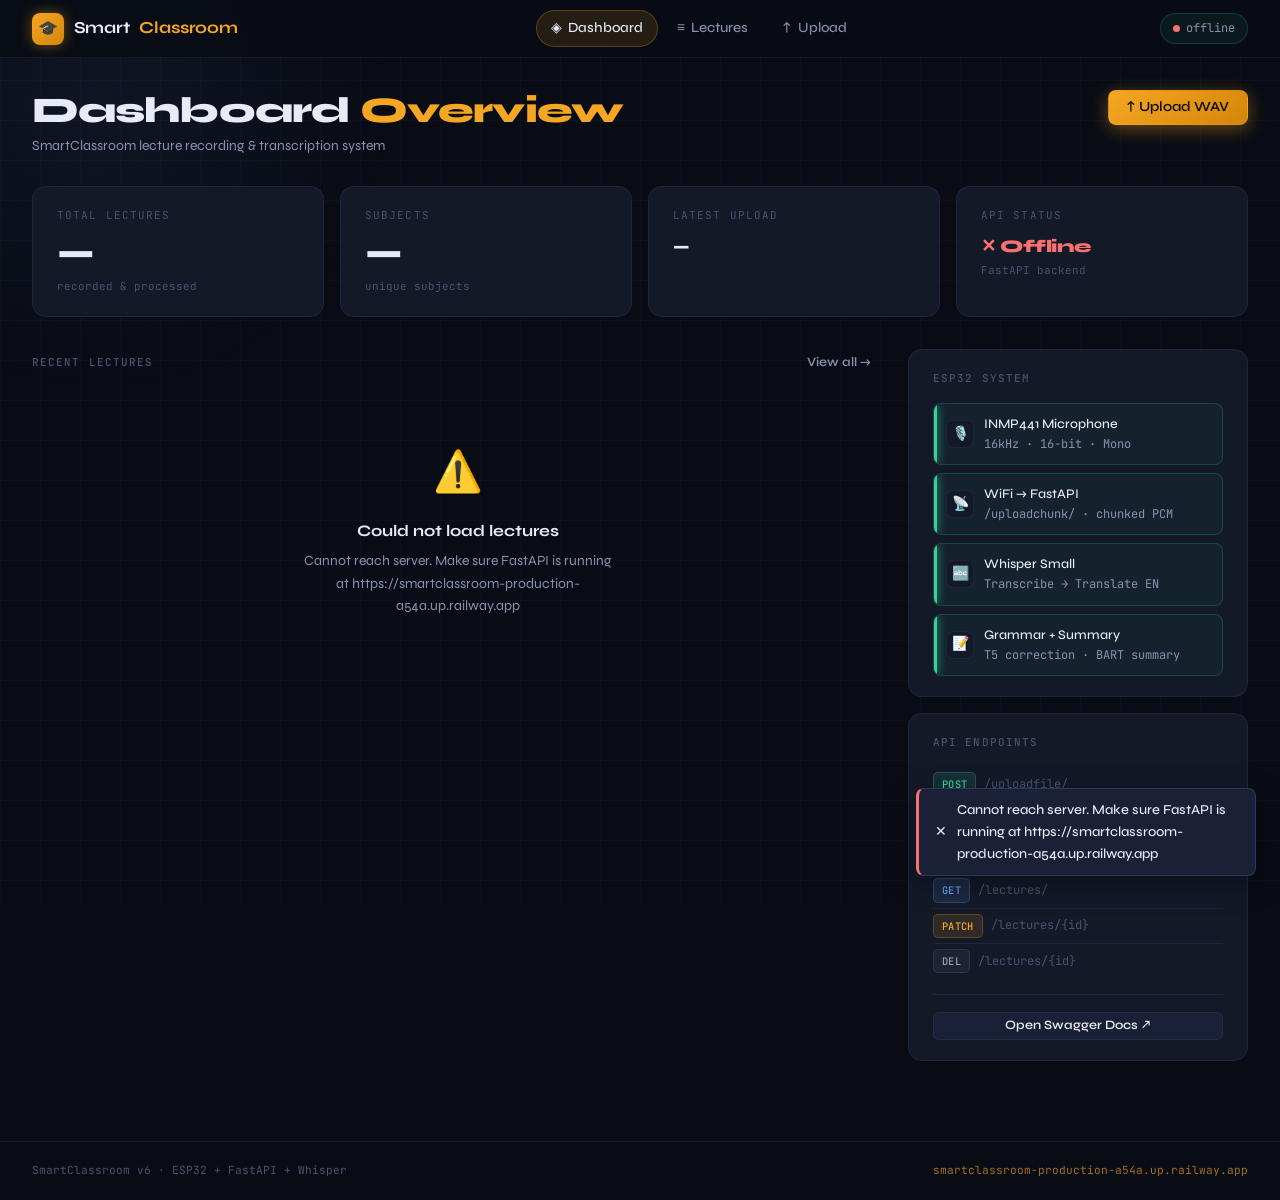
<file: frontend/index.html>
<!DOCTYPE html>
<html lang="en">
<head>
  <meta charset="UTF-8" />
  <meta name="viewport" content="width=device-width, initial-scale=1.0" />
  <title>SmartClassroom — Dashboard</title>
  <link rel="stylesheet" href="index.css">
  <link rel="stylesheet" href="Style.css">

  <!-- Google Analytics -->
  <script async src="https://www.googletagmanager.com/gtag/js?id=G-SVYSLQKRL1"></script>
  <script>
    window.dataLayer = window.dataLayer || [];
    function gtag(){dataLayer.push(arguments);}
    gtag('js', new Date());
    gtag('config', 'G-SVYSLQKRL1');
  </script>
</head>
<body>

<nav class="navbar">
  <a href="index.html" class="nav-brand">
    <div class="brand-icon">🎓</div>
    Smart<span>Classroom</span>
  </a>
  <button class="nav-hamburger" id="nav-hamburger" aria-label="Menu" aria-expanded="false">
    <span></span><span></span><span></span>
  </button>
  <ul class="nav-links" id="nav-links">
    <li><a href="index.html" class="active">◈ <span>Dashboard</span></a></li>
    <li><a href="lectures.html">≡ <span>Lectures</span></a></li>
    <li><a href="Upload.html">↑ <span>Upload</span></a></li>
  </ul>
  <div class="nav-status">
    <span class="status-dot"></span>
    <span id="server-status">checking…</span>
  </div>
</nav>

<main class="page">

  <div class="page-header fade-in">
    <div class="page-header-left">
      <h1>Dashboard <em>Overview</em></h1>
      <p>SmartClassroom lecture recording &amp; transcription system</p>
    </div>
    <a href="upload.html" class="btn btn-primary">↑ Upload WAV</a>
  </div>

  <div class="stats-grid stagger">
    <div class="stat-card">
      <div class="stat-label">Total Lectures</div>
      <div class="stat-value" id="stat-total">—</div>
      <div class="stat-sub">recorded &amp; processed</div>
    </div>
    <div class="stat-card">
      <div class="stat-label">Subjects</div>
      <div class="stat-value" id="stat-subjects">—</div>
      <div class="stat-sub">unique subjects</div>
    </div>
    <div class="stat-card">
      <div class="stat-label">Latest Upload</div>
      <div class="stat-value" id="stat-latest" style="font-size:1.1rem;padding-top:6px">—</div>
      <div class="stat-sub" id="stat-latest-sub"></div>
    </div>
    <div class="stat-card">
      <div class="stat-label">API Status</div>
      <div class="stat-value" id="stat-api" style="font-size:1.1rem;padding-top:6px">—</div>
      <div class="stat-sub">FastAPI backend</div>
    </div>
  </div>

  <div id="main-grid">

    <div>
      <div class="flex items-center gap-2 mb-2">
        <p class="section-label" style="margin:0">Recent Lectures</p>
        <a href="lectures.html" class="btn btn-ghost btn-sm ml-auto">View all →</a>
      </div>
      <div id="recent-list">
        <div class="loading-overlay">
          <div class="spinner"></div> Loading lectures…
        </div>
      </div>
    </div>

    <div class="dashboard-right stagger">

      <div class="card">
        <p class="section-label">ESP32 System</p>
        <div class="pipeline-stages">
          <div class="stage-item done">
            <span class="stage-icon">🎙️</span>
            <div>
              <div style="font-weight:500;font-size:0.82rem">INMP441 Microphone</div>
              <div style="font-size:0.75rem;color:var(--text-2);font-family:var(--font-mono)">16kHz · 16-bit · Mono</div>
            </div>
          </div>
          <div class="stage-item done">
            <span class="stage-icon">📡</span>
            <div>
              <div style="font-weight:500;font-size:0.82rem">WiFi → FastAPI</div>
              <div style="font-size:0.75rem;color:var(--text-2);font-family:var(--font-mono)">/uploadchunk/ · chunked PCM</div>
            </div>
          </div>
          <div class="stage-item done">
            <span class="stage-icon">🔤</span>
            <div>
              <div style="font-weight:500;font-size:0.82rem">Whisper Small</div>
              <div style="font-size:0.75rem;color:var(--text-2);font-family:var(--font-mono)">Transcribe → Translate EN</div>
            </div>
          </div>
          <div class="stage-item done">
            <span class="stage-icon">📝</span>
            <div>
              <div style="font-weight:500;font-size:0.82rem">Grammar + Summary</div>
              <div style="font-size:0.75rem;color:var(--text-2);font-family:var(--font-mono)">T5 correction · BART summary</div>
            </div>
          </div>
        </div>
      </div>

      <div class="card">
        <p class="section-label">API Endpoints</p>
        <div>
          <div class="endpoint-row"><span class="badge badge-green" style="font-size:0.65rem">POST</span>  <span class="text-mono text-xs text-muted">/uploadfile/</span></div>
          <div class="endpoint-row"><span class="badge badge-green" style="font-size:0.65rem">POST</span>  <span class="text-mono text-xs text-muted">/uploadraw/</span></div>
          <div class="endpoint-row"><span class="badge badge-green" style="font-size:0.65rem">POST</span>  <span class="text-mono text-xs text-muted">/uploadchunk/</span></div>
          <div class="endpoint-row"><span class="badge badge-blue"  style="font-size:0.65rem">GET</span>   <span class="text-mono text-xs text-muted">/lectures/</span></div>
          <div class="endpoint-row"><span class="badge badge-amber" style="font-size:0.65rem">PATCH</span> <span class="text-mono text-xs text-muted">/lectures/{id}</span></div>
          <div class="endpoint-row"><span class="badge badge-gray"  style="font-size:0.65rem">DEL</span>   <span class="text-mono text-xs text-muted">/lectures/{id}</span></div>
        </div>
        <div class="swagger-link">
          <a href="https://smartclassroom-production-a54a.up.railway.app/docs" target="_blank" class="btn btn-secondary btn-sm">
            Open Swagger Docs ↗
          </a>
        </div>
      </div>

    </div>
  </div>

</main>

<footer class="footer">
  <span class="footer-text">SmartClassroom v6 · ESP32 + FastAPI + Whisper</span>
  <span class="footer-text"><em>smartclassroom-production-a54a.up.railway.app</em></span>
</footer>

<div class="toast-container" id="toast-container"></div>
<script type="module" src="index.js"></script>
</body>
</html>
</file>
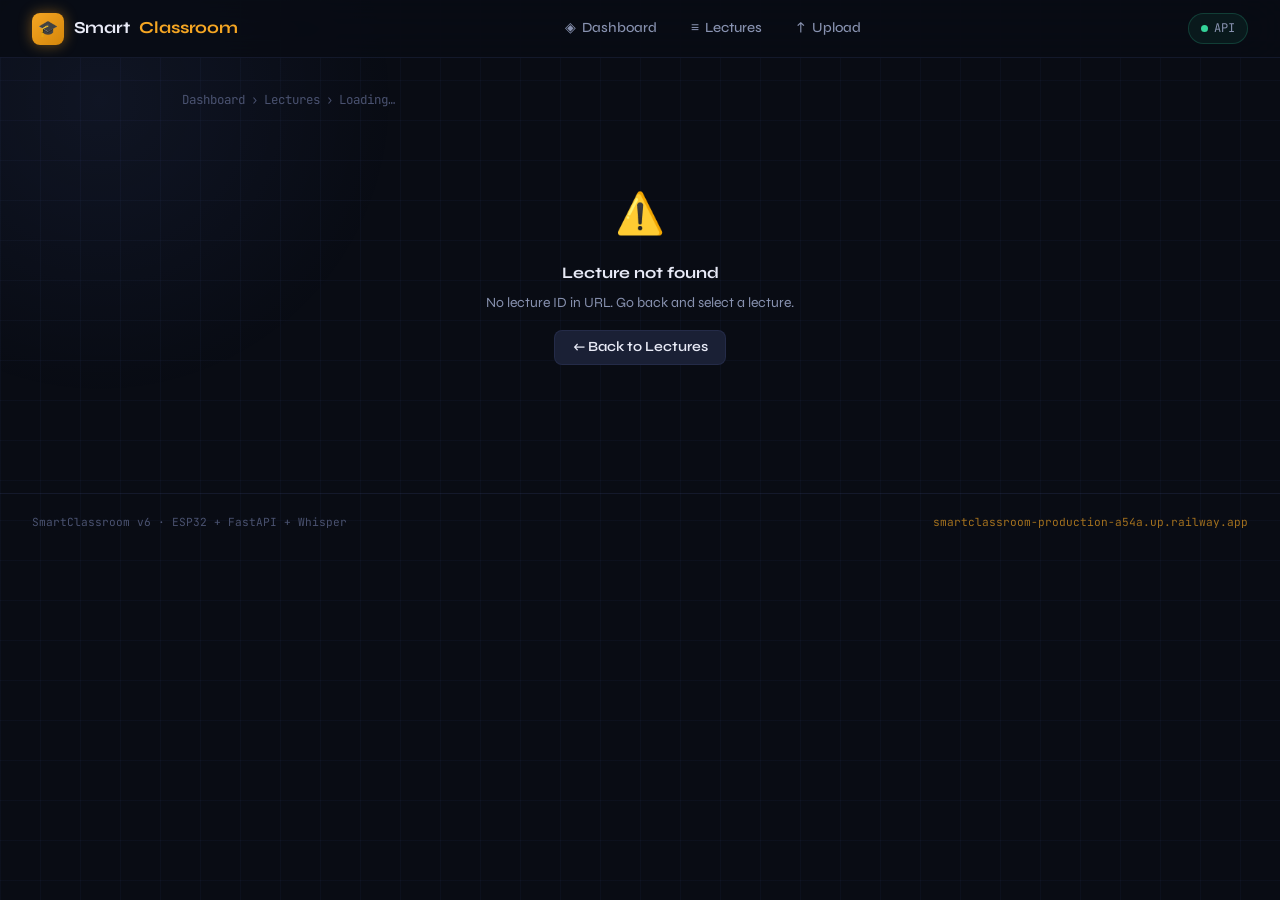
<file: frontend/Lecturedetail.html>
<!DOCTYPE html>
<html lang="en">
<head>
  <meta charset="UTF-8" />
  <meta name="viewport" content="width=device-width, initial-scale=1.0" />
  <title>SmartClassroom — Lecture Detail</title>
  <link rel="stylesheet" href="Style.css">
</head>
<body>
 
<nav class="navbar">
  <a href="index.html" class="nav-brand">
    <div class="brand-icon">🎓</div>
    Smart<span>Classroom</span>
  </a>
  <button class="nav-hamburger" id="nav-hamburger" aria-label="Menu" aria-expanded="false">
    <span></span><span></span><span></span>
  </button>
  <ul class="nav-links" id="nav-links">
    <li><a href="index.html">◈ <span>Dashboard</span></a></li>
    <li><a href="lectures.html">≡ <span>Lectures</span></a></li>
    <li><a href="Upload.html">↑ <span>Upload</span></a></li>
  </ul>
  <div class="nav-status">
    <span class="status-dot"></span>
    <span>API</span>
  </div>
</nav>
 
<main class="page-sm">
 
  <div class="breadcrumb fade-in">
    <a href="index.html">Dashboard</a>
    <span class="sep">›</span>
    <a href="lectures.html">Lectures</a>
    <span class="sep">›</span>
    <span id="bc-title">Loading…</span>
  </div>
 
  <!-- Loading state -->
  <div id="loading-state" class="loading-overlay" style="padding:4rem">
    <div class="spinner spinner-lg"></div> Loading lecture…
  </div>
 
  <!-- Error state -->
  <div id="error-state" class="empty-state hidden">
    <div class="empty-icon">⚠️</div>
    <h3>Lecture not found</h3>
    <p id="error-msg"></p>
    <a href="lectures.html" class="btn btn-secondary mt-2">← Back to Lectures</a>
  </div>
 
  <!-- Content (hidden until loaded) -->
  <div id="content" class="hidden">
 
    <!-- Detail header -->
    <div class="detail-header fade-in" id="detail-header">
      <div class="flex items-center gap-1 mb-1" style="flex-wrap:wrap">
        <span class="badge badge-amber" id="detail-subject"></span>
        <span class="badge badge-gray text-mono" id="detail-id"></span>
        <span class="badge badge-gray text-mono" id="detail-date"></span>
      </div>
      <h1 class="detail-title" id="detail-title"></h1>
      <div class="detail-actions">
        <button class="btn btn-primary btn-sm" id="btn-edit">✎ Edit</button>
        <button class="btn btn-secondary btn-sm" id="btn-copy-transcript" title="Copy transcript">⎘ Copy Transcript</button>
        <button class="btn btn-secondary btn-sm" id="btn-copy-summary" title="Copy summary">⎘ Copy Summary</button>
        <button class="btn btn-danger btn-sm ml-auto" id="btn-delete">✕ Delete</button>
      </div>
    </div>
 
    <!-- Tabs -->
    <div class="tabs fade-in">
      <button class="tab-btn active" data-tab="summary">Summary</button>
      <button class="tab-btn" data-tab="transcript">Full Transcript</button>
      <button class="tab-btn" data-tab="raw">Raw Info</button>
    </div>
 
    <!-- Tab: Summary -->
    <div id="tab-summary" class="fade-in">
      <div class="text-block-label">AI Generated Summary</div>
      <div class="text-block" id="summary-text"></div>
    </div>
 
    <!-- Tab: Transcript -->
    <div id="tab-transcript" class="hidden">
      <div class="text-block-label">Full Transcript (Grammar Corrected)</div>
      <div class="text-block" id="transcript-text" style="max-height:520px"></div>
    </div>
 
    <!-- Tab: Raw -->
    <div id="tab-raw" class="hidden">
      <div class="card">
        <p class="section-label">Lecture Record</p>
        <div id="raw-info" style="display:grid;grid-template-columns:140px 1fr;gap:8px 16px;font-size:0.875rem"></div>
      </div>
    </div>
 
  </div>
 
</main>
 
<footer class="footer">
  <span class="footer-text">SmartClassroom v6 · ESP32 + FastAPI + Whisper</span>
  <span class="footer-text"><em>smartclassroom-production-a54a.up.railway.app</em></span>
</footer>
 
<div class="toast-container" id="toast-container"></div>
 
<!-- Edit Modal -->
<div class="modal-backdrop hidden" id="edit-modal">
  <div class="modal" style="max-width:580px">
    <div class="modal-header">
      <span class="modal-title">Edit Lecture</span>
      <button class="modal-close" id="edit-modal-close">✕</button>
    </div>
    <div class="modal-body">
      <div class="form-group">
        <label class="form-label">Title</label>
        <input type="text" class="form-input" id="edit-title" />
      </div>
      <div class="form-group">
        <label class="form-label">Subject</label>
        <input type="text" class="form-input" id="edit-subject" />
      </div>
      <div class="form-group">
        <label class="form-label">Summary</label>
        <textarea class="form-textarea" id="edit-summary" style="min-height:140px"></textarea>
      </div>
      <div class="form-group">
        <label class="form-label">Transcript</label>
        <textarea class="form-textarea" id="edit-transcript" style="min-height:180px"></textarea>
      </div>
    </div>
    <div class="modal-footer">
      <button class="btn btn-ghost" id="edit-cancel">Cancel</button>
      <button class="btn btn-primary" id="edit-save">Save Changes</button>
    </div>
  </div>
</div>
 
<!-- Delete Modal -->
<div class="modal-backdrop hidden" id="delete-modal">
  <div class="modal">
    <div class="modal-header">
      <span class="modal-title">Delete Lecture</span>
      <button class="modal-close" id="delete-close">✕</button>
    </div>
    <div class="modal-body">
      <p style="color:var(--text-2)">Delete <strong id="delete-name" style="color:var(--text)"></strong>?</p>
      <p class="text-sm text-muted mt-1">This cannot be undone.</p>
    </div>
    <div class="modal-footer">
      <button class="btn btn-ghost" id="delete-cancel">Cancel</button>
      <button class="btn btn-danger" id="delete-confirm">Delete</button>
    </div>
  </div>
</div>
 
<script type="module">
import { getLecture, updateLecture, deleteLecture, formatDatetime, showToast } from './Api.js';
  (function () {
    var btn   = document.getElementById('nav-hamburger');
    var links = document.getElementById('nav-links');
    if (!btn || !links) return;
    btn.addEventListener('click', function () {
      var open = links.classList.toggle('open');
      btn.classList.toggle('open', open);
      btn.setAttribute('aria-expanded', open);
    });
    links.querySelectorAll('a').forEach(function (a) {
      a.addEventListener('click', function () {
        links.classList.remove('open');
        btn.classList.remove('open');
        btn.setAttribute('aria-expanded', 'false');
      });
    });
    document.addEventListener('click', function (e) {
      if (!btn.contains(e.target) && !links.contains(e.target)) {
        links.classList.remove('open');
        btn.classList.remove('open');
        btn.setAttribute('aria-expanded', 'false');
      }
    });
  })();
  
const params   = new URLSearchParams(location.search);
const lectureId = params.get('id');
 
let lectureData = null;
 
async function load() {
  if (!lectureId) {
    showError('No lecture ID in URL. Go back and select a lecture.');
    return;
  }
  try {
    lectureData = await getLecture(lectureId);
    render(lectureData);
  } catch (err) {
    showError(err.message);
  }
}
 
function render(l) {
  document.title = `${l.title} — SmartClassroom`;
  document.getElementById('bc-title').textContent = l.title;
 
  document.getElementById('detail-subject').textContent = l.subject || '—';
  document.getElementById('detail-id').textContent      = `ID #${l.id}`;
  document.getElementById('detail-date').textContent    = formatDatetime(l.created_at);
  document.getElementById('detail-title').textContent   = l.title;
 
  document.getElementById('summary-text').textContent    = l.summary    || 'No summary available.';
  document.getElementById('transcript-text').textContent = l.transcript || 'No transcript available.';
 
  // Raw info table
  const pairs = [
    ['ID',         `#${l.id}`],
    ['Title',      l.title],
    ['Subject',    l.subject],
    ['Created',    formatDatetime(l.created_at)],
    ['Transcript', `${(l.transcript || '').length} chars`],
    ['Summary',    `${(l.summary || '').length} chars`],
  ];
  document.getElementById('raw-info').innerHTML = pairs.map(([k, v]) => `
    <span class="text-mono text-xs text-muted" style="padding:4px 0">${k}</span>
    <span style="padding:4px 0;word-break:break-word">${v}</span>`).join('');
 
  document.getElementById('loading-state').classList.add('hidden');
  document.getElementById('content').classList.remove('hidden');
}
 
function showError(msg) {
  document.getElementById('loading-state').classList.add('hidden');
  document.getElementById('error-state').classList.remove('hidden');
  document.getElementById('error-msg').textContent = msg;
}
 
// ── Tabs ─────────────────────────────────────────────────
document.querySelectorAll('.tab-btn').forEach(btn => {
  btn.addEventListener('click', () => {
    document.querySelectorAll('.tab-btn').forEach(b => b.classList.remove('active'));
    btn.classList.add('active');
    ['tab-summary', 'tab-transcript', 'tab-raw'].forEach(id => {
      document.getElementById(id).classList.add('hidden');
    });
    document.getElementById(`tab-${btn.dataset.tab}`).classList.remove('hidden');
  });
});
 
// ── Copy buttons ─────────────────────────────────────────
document.getElementById('btn-copy-transcript').addEventListener('click', () => {
  navigator.clipboard.writeText(lectureData?.transcript || '');
  showToast('Transcript copied to clipboard', 'success');
});
 
document.getElementById('btn-copy-summary').addEventListener('click', () => {
  navigator.clipboard.writeText(lectureData?.summary || '');
  showToast('Summary copied to clipboard', 'success');
});
 
// ── Edit modal ───────────────────────────────────────────
document.getElementById('btn-edit').addEventListener('click', () => {
  document.getElementById('edit-title').value     = lectureData.title     || '';
  document.getElementById('edit-subject').value   = lectureData.subject   || '';
  document.getElementById('edit-summary').value   = lectureData.summary   || '';
  document.getElementById('edit-transcript').value = lectureData.transcript || '';
  document.getElementById('edit-modal').classList.remove('hidden');
});
 
function closeEditModal() { document.getElementById('edit-modal').classList.add('hidden'); }
document.getElementById('edit-modal-close').addEventListener('click', closeEditModal);
document.getElementById('edit-cancel').addEventListener('click', closeEditModal);
document.getElementById('edit-modal').addEventListener('click', e => { if (e.target === e.currentTarget) closeEditModal(); });
 
document.getElementById('edit-save').addEventListener('click', async () => {
  const btn = document.getElementById('edit-save');
  btn.disabled = true;
  btn.textContent = 'Saving…';
  try {
    const updated = await updateLecture(lectureId, {
      title:      document.getElementById('edit-title').value,
      subject:    document.getElementById('edit-subject').value,
      summary:    document.getElementById('edit-summary').value,
      transcript: document.getElementById('edit-transcript').value,
    });
    lectureData = updated;
    render(updated);
    closeEditModal();
    showToast('Lecture updated!', 'success');
  } catch (err) {
    showToast(err.message, 'error');
  } finally {
    btn.disabled = false;
    btn.textContent = 'Save Changes';
  }
});
 
// ── Delete modal ─────────────────────────────────────────
document.getElementById('btn-delete').addEventListener('click', () => {
  document.getElementById('delete-name').textContent = lectureData?.title || '';
  document.getElementById('delete-modal').classList.remove('hidden');
});
 
function closeDeleteModal() { document.getElementById('delete-modal').classList.add('hidden'); }
document.getElementById('delete-close').addEventListener('click', closeDeleteModal);
document.getElementById('delete-cancel').addEventListener('click', closeDeleteModal);
document.getElementById('delete-modal').addEventListener('click', e => { if (e.target === e.currentTarget) closeDeleteModal(); });
 
document.getElementById('delete-confirm').addEventListener('click', async () => {
  const btn = document.getElementById('delete-confirm');
  btn.disabled = true;
  btn.textContent = 'Deleting…';
  try {
    await deleteLecture(lectureId);
    showToast('Lecture deleted', 'success');
    setTimeout(() => window.location.href = 'lectures.html', 1000);
  } catch (err) {
    showToast(err.message, 'error');
    btn.disabled = false;
    btn.textContent = 'Delete';
  }
});
 
load();
</script>
</body>
</html>
</file>
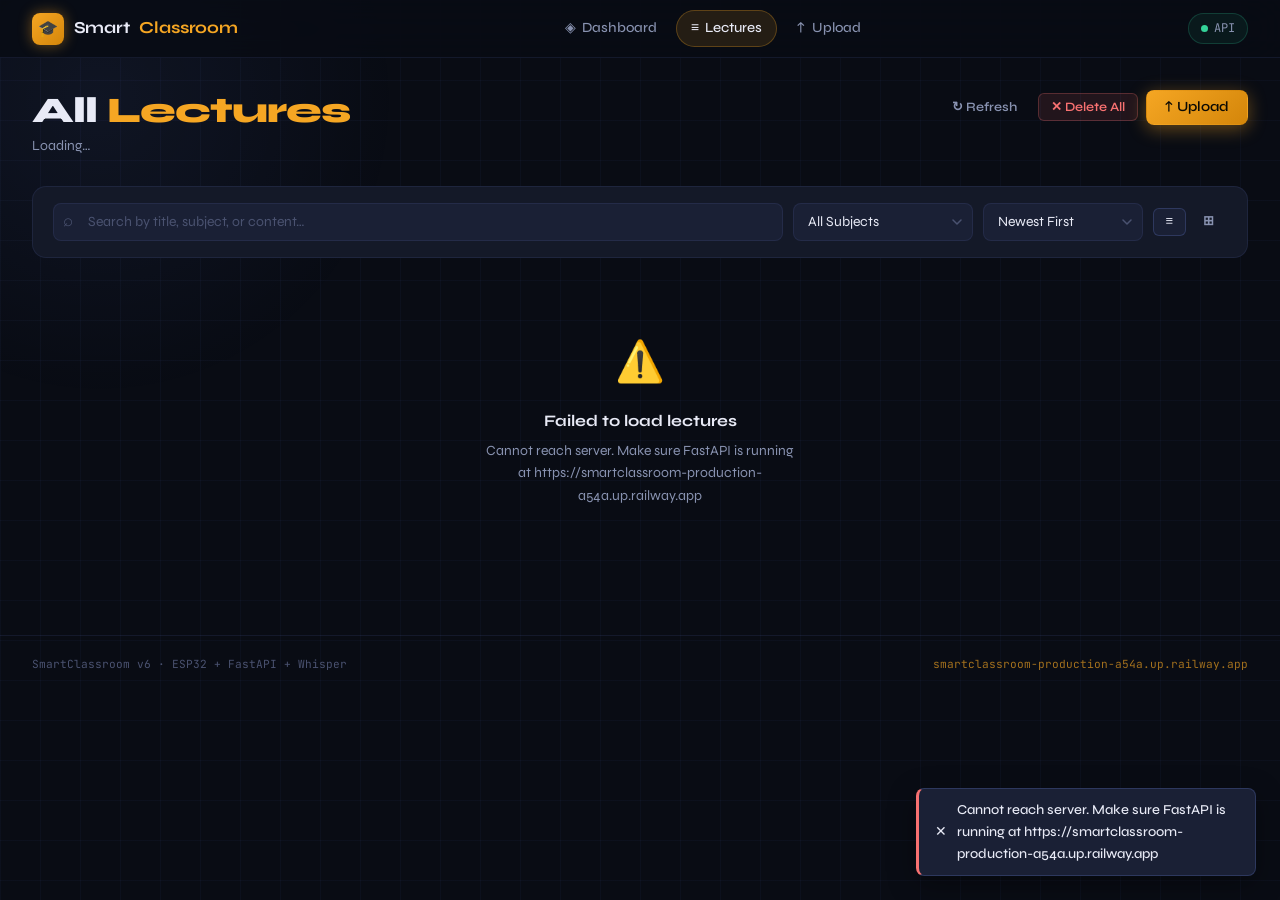
<file: frontend/lectures.html>
<!DOCTYPE html>
<html lang="en">

<head>
  <meta charset="UTF-8" />
  <meta name="viewport" content="width=device-width, initial-scale=1.0" />
  <title>SmartClassroom — All Lectures</title>
  <link rel="stylesheet" href="Style.css">
</head>

<body>

<nav class="navbar">
  <a href="index.html" class="nav-brand">
    <div class="brand-icon">🎓</div>
    Smart<span>Classroom</span>
  </a>
  <button class="nav-hamburger" id="nav-hamburger" aria-label="Menu" aria-expanded="false">
    <span></span><span></span><span></span>
  </button>
  <ul class="nav-links" id="nav-links">
    <li><a href="index.html">◈ <span>Dashboard</span></a></li>
    <li><a href="lectures.html" class="active">≡ <span>Lectures</span></a></li>
    <li><a href="Upload.html">↑ <span>Upload</span></a></li>
  </ul>
  <div class="nav-status">
    <span class="status-dot"></span>
    <span id="server-status">API</span>
  </div>
</nav>

  <main class="page">

    <div class="page-header fade-in">
      <div class="page-header-left">
        <h1>All <em>Lectures</em></h1>
        <p id="lecture-count">Loading…</p>
      </div>
      <div class="flex items-center gap-1">
        <button class="btn btn-ghost btn-sm" id="btn-refresh" title="Refresh">↻ Refresh</button>
        <button class="btn btn-danger btn-sm" id="btn-delete-all" title="Delete All Lectures">✕ Delete All</button>
        <a href="Upload.html" class="btn btn-primary">↑ Upload</a>
      </div>
    </div>

    <!-- Filters -->
    <div class="card mb-3 fade-in" style="padding:1rem 1.25rem">
      <div style="display:flex;gap:10px;flex-wrap:wrap;align-items:center">
        <div class="search-wrap" style="flex:1;min-width:200px">
          <span class="search-icon">⌕</span>
          <input type="text" class="form-input" id="search-input" placeholder="Search by title, subject, or content…" />
        </div>
        <select class="form-select" id="filter-subject" style="width:180px">
          <option value="">All Subjects</option>
        </select>
        <select class="form-select" id="sort-order" style="width:160px">
          <option value="newest">Newest First</option>
          <option value="oldest">Oldest First</option>
          <option value="alpha">A → Z</option>
        </select>
        <!-- View toggle -->
        <div style="display:flex;gap:4px">
          <button class="btn btn-secondary btn-sm active-view" id="view-list" title="List view">≡</button>
          <button class="btn btn-ghost btn-sm" id="view-table" title="Table view">⊞</button>
        </div>
      </div>
    </div>

    <!-- List view -->
    <div id="view-list-container">
      <div id="lectures-list" class="stagger" style="display:flex;flex-direction:column;gap:10px">
        <div class="loading-overlay">
          <div class="spinner"></div> Loading lectures…
        </div>
      </div>
    </div>

    <!-- Table view (hidden by default) -->
    <div id="view-table-container" class="hidden">
      <div class="table-wrap">
        <table>
          <thead>
            <tr>
              <th>#</th>
              <th>Title</th>
              <th>Subject</th>
              <th>Date</th>
              <th>Summary</th>
              <th>Actions</th>
            </tr>
          </thead>
          <tbody id="lectures-table-body">
            <tr>
              <td colspan="6" style="text-align:center;padding:2rem;color:var(--text-3)">Loading…</td>
            </tr>
          </tbody>
        </table>
      </div>
    </div>

  </main>

  <footer class="footer">
    <span class="footer-text">SmartClassroom v6 · ESP32 + FastAPI + Whisper</span>
    <span class="footer-text"><em>smartclassroom-production-a54a.up.railway.app</em></span>
  </footer>

  <div class="toast-container" id="toast-container"></div>

  <!-- Delete Single Modal -->
  <div class="modal-backdrop hidden" id="delete-modal">
    <div class="modal">
      <div class="modal-header">
        <span class="modal-title">Delete Lecture</span>
        <button class="modal-close" id="modal-close">✕</button>
      </div>
      <div class="modal-body">
        <p style="color:var(--text-2)">Are you sure you want to delete <strong id="delete-title" style="color:var(--text)"></strong>?</p>
        <p class="text-sm text-muted mt-1">This action cannot be undone.</p>
      </div>
      <div class="modal-footer">
        <button class="btn btn-ghost" id="modal-cancel">Cancel</button>
        <button class="btn btn-danger" id="modal-confirm">Delete</button>
      </div>
    </div>
  </div>

  <!-- Delete All Modal -->
  <div class="modal-backdrop hidden" id="delete-all-modal">
    <div class="modal">
      <div class="modal-header">
        <span class="modal-title">Delete All Lectures</span>
        <button class="modal-close" id="delete-all-close">✕</button>
      </div>
      <div class="modal-body">
        <p style="color:var(--text-2)">Are you sure you want to delete <strong style="color:var(--text)">all <span id="delete-all-count"></span> lectures</strong>?</p>
        <p class="text-sm text-muted mt-1">This action cannot be undone.</p>
      </div>
      <div class="modal-footer">
        <button class="btn btn-ghost" id="delete-all-cancel">Cancel</button>
        <button class="btn btn-danger" id="delete-all-confirm">Delete All</button>
      </div>
    </div>
  </div>

  <script type="module">
    import { getLectures, deleteLecture, formatDate, truncate, showToast } from './Api.js';
      (function () {
    var btn   = document.getElementById('nav-hamburger');
    var links = document.getElementById('nav-links');
    if (!btn || !links) return;
    btn.addEventListener('click', function () {
      var open = links.classList.toggle('open');
      btn.classList.toggle('open', open);
      btn.setAttribute('aria-expanded', open);
    });
    links.querySelectorAll('a').forEach(function (a) {
      a.addEventListener('click', function () {
        links.classList.remove('open');
        btn.classList.remove('open');
        btn.setAttribute('aria-expanded', 'false');
      });
    });
    document.addEventListener('click', function (e) {
      if (!btn.contains(e.target) && !links.contains(e.target)) {
        links.classList.remove('open');
        btn.classList.remove('open');
        btn.setAttribute('aria-expanded', 'false');
      }
    });
  })();
    let allLectures = [];
    let currentView = 'list';
    let deletingId = null;

    async function loadLectures() {
      try {
        allLectures = await getLectures();
        document.getElementById('server-status').textContent = 'API online';

        // Populate subject filter
        const subjects = [...new Set(allLectures.map(l => l.subject).filter(Boolean))].sort();
        const sel = document.getElementById('filter-subject');
        while (sel.options.length > 1) sel.remove(1);
        subjects.forEach(s => {
          const o = document.createElement('option');
          o.value = s; o.textContent = s;
          sel.appendChild(o);
        });

        renderLectures();
      } catch (err) {
        document.getElementById('lectures-list').innerHTML = `
          <div class="empty-state">
            <div class="empty-icon">⚠️</div>
            <h3>Failed to load lectures</h3>
            <p>${err.message}</p>
          </div>`;
        showToast(err.message, 'error');
      }
    }

    function getFiltered() {
      const q = document.getElementById('search-input').value.toLowerCase().trim();
      const subject = document.getElementById('filter-subject').value;
      const sort = document.getElementById('sort-order').value;

      let list = allLectures.filter(l => {
        const matchQ = !q ||
          (l.title || '').toLowerCase().includes(q) ||
          (l.subject || '').toLowerCase().includes(q) ||
          (l.transcript || '').toLowerCase().includes(q) ||
          (l.summary || '').toLowerCase().includes(q);
        const matchS = !subject || l.subject === subject;
        return matchQ && matchS;
      });

      if (sort === 'oldest') list = [...list].reverse();
      else if (sort === 'alpha') list = [...list].sort((a, b) => a.title.localeCompare(b.title));

      return list;
    }

    function renderLectures() {
      const list = getFiltered();
      const count = allLectures.length;
      document.getElementById('lecture-count').textContent =
        count === 0 ? 'No lectures yet' :
          `${list.length} of ${count} lecture${count !== 1 ? 's' : ''}`;

      if (currentView === 'list') renderListView(list);
      else renderTableView(list);
    }

    function renderListView(list) {
      const container = document.getElementById('lectures-list');
      if (list.length === 0) {
        container.innerHTML = `
          <div class="empty-state">
            <div class="empty-icon">📚</div>
            <h3>No lectures found</h3>
            <p>Try a different search or upload your first lecture.</p>
          </div>`;
        return;
      }

      container.innerHTML = '';
      list.forEach(lecture => {
        const card = document.createElement('div');
        card.className = 'lecture-card';
        card.innerHTML = `
          <div class="lecture-card-body">
            <div class="lecture-card-title">${lecture.title}</div>
            <div class="lecture-card-meta">
              <span class="badge badge-amber">${lecture.subject || '—'}</span>
              <span class="text-mono text-xs text-muted">ID #${lecture.id}</span>
              <span class="text-mono text-xs text-muted">${formatDate(lecture.created_at)}</span>
            </div>
            <div class="lecture-card-excerpt">${truncate(lecture.summary || lecture.transcript, 130)}</div>
          </div>
          <div class="lecture-card-actions">
            <button class="btn btn-secondary btn-sm" data-action="view" data-id="${lecture.id}">View</button>
            <button class="btn btn-danger btn-sm" data-action="delete" data-id="${lecture.id}" data-title="${lecture.title}">✕</button>
          </div>`;
        container.appendChild(card);
      });

      container.addEventListener('click', handleCardClick);
    }

    function renderTableView(list) {
      const tbody = document.getElementById('lectures-table-body');
      if (list.length === 0) {
        tbody.innerHTML = `<tr><td colspan="6" style="text-align:center;padding:2rem;color:var(--text-3)">No lectures found</td></tr>`;
        return;
      }
      tbody.innerHTML = list.map(l => `
        <tr style="cursor:pointer" onclick="window.location.href='Lecturedetail.html?id=${l.id}'">
          <td class="text-mono text-xs text-muted">#${l.id}</td>
          <td class="td-title">${l.title}</td>
          <td><span class="badge badge-amber">${l.subject || '—'}</span></td>
          <td class="text-mono text-xs text-muted">${formatDate(l.created_at)}</td>
          <td style="max-width:260px;white-space:nowrap;overflow:hidden;text-overflow:ellipsis;color:var(--text-2);font-size:0.82rem">${truncate(l.summary || l.transcript, 70)}</td>
          <td>
            <div style="display:flex;gap:6px" onclick="event.stopPropagation()">
              <a href="Lecturedetail.html?id=${l.id}" class="btn btn-secondary btn-sm">View</a>
              <button class="btn btn-danger btn-sm" data-action="delete" data-id="${l.id}" data-title="${l.title}">✕</button>
            </div>
          </td>
        </tr>`).join('');

      tbody.querySelectorAll('[data-action="delete"]').forEach(btn => {
        btn.addEventListener('click', (e) => {
          e.stopPropagation();
          openDeleteModal(btn.dataset.id, btn.dataset.title);
        });
      });
    }

    function handleCardClick(e) {
      const btn = e.target.closest('[data-action]');
      if (!btn) {
        const card = e.target.closest('.lecture-card');
        if (card) {
          const id = card.querySelector('[data-id]')?.dataset.id;
          if (id) window.location.href = `Lecturedetail.html?id=${id}`;
        }
        return;
      }
      if (btn.dataset.action === 'view') {
        window.location.href = `Lecturedetail.html?id=${btn.dataset.id}`;
      } else if (btn.dataset.action === 'delete') {
        openDeleteModal(btn.dataset.id, btn.dataset.title);
      }
    }

    // ── Single Delete Modal ───────────────────────────────
    function openDeleteModal(id, title) {
      deletingId = id;
      document.getElementById('delete-title').textContent = title;
      document.getElementById('delete-modal').classList.remove('hidden');
    }

    function closeModal() {
      document.getElementById('delete-modal').classList.add('hidden');
      deletingId = null;
    }

    document.getElementById('modal-close').addEventListener('click', closeModal);
    document.getElementById('modal-cancel').addEventListener('click', closeModal);
    document.getElementById('delete-modal').addEventListener('click', (e) => {
      if (e.target === e.currentTarget) closeModal();
    });

    document.getElementById('modal-confirm').addEventListener('click', async () => {
      if (!deletingId) return;
      const btn = document.getElementById('modal-confirm');
      btn.disabled = true;
      btn.textContent = 'Deleting…';
      try {
        await deleteLecture(deletingId);
        allLectures = allLectures.filter(l => l.id != deletingId);
        renderLectures();
        closeModal();
        showToast('Lecture deleted', 'success');
      } catch (err) {
        showToast(err.message, 'error');
        btn.disabled = false;
        btn.textContent = 'Delete';
      }
    });

    // ── Delete All Modal ──────────────────────────────────
    document.getElementById('btn-delete-all').addEventListener('click', () => {
      if (allLectures.length === 0) {
        showToast('No lectures to delete', 'error');
        return;
      }
      document.getElementById('delete-all-count').textContent = allLectures.length;
      document.getElementById('delete-all-modal').classList.remove('hidden');
    });

    function closeDeleteAllModal() {
      document.getElementById('delete-all-modal').classList.add('hidden');
    }

    document.getElementById('delete-all-close').addEventListener('click', closeDeleteAllModal);
    document.getElementById('delete-all-cancel').addEventListener('click', closeDeleteAllModal);
    document.getElementById('delete-all-modal').addEventListener('click', (e) => {
      if (e.target === e.currentTarget) closeDeleteAllModal();
    });

    document.getElementById('delete-all-confirm').addEventListener('click', async () => {
      const btn = document.getElementById('delete-all-confirm');
      btn.disabled = true;
      btn.textContent = 'Deleting…';
      try {
        await Promise.all(allLectures.map(l => deleteLecture(l.id)));
        allLectures = [];
        renderLectures();
        closeDeleteAllModal();
        showToast('All lectures deleted', 'success');
      } catch (err) {
        showToast(err.message, 'error');
        btn.disabled = false;
        btn.textContent = 'Delete All';
      }
    });

    // ── View toggle ───────────────────────────────────────
    document.getElementById('view-list').addEventListener('click', () => {
      currentView = 'list';
      document.getElementById('view-list-container').classList.remove('hidden');
      document.getElementById('view-table-container').classList.add('hidden');
      document.getElementById('view-list').classList.add('active-view');
      document.getElementById('view-table').classList.remove('active-view');
      renderLectures();
    });

    document.getElementById('view-table').addEventListener('click', () => {
      currentView = 'table';
      document.getElementById('view-table-container').classList.remove('hidden');
      document.getElementById('view-list-container').classList.add('hidden');
      document.getElementById('view-table').classList.add('active-view');
      document.getElementById('view-list').classList.remove('active-view');
      renderLectures();
    });

    // ── Filters ───────────────────────────────────────────
    document.getElementById('search-input').addEventListener('input', renderLectures);
    document.getElementById('filter-subject').addEventListener('change', renderLectures);
    document.getElementById('sort-order').addEventListener('change', renderLectures);
    document.getElementById('btn-refresh').addEventListener('click', () => {
      document.getElementById('lectures-list').innerHTML = '<div class="loading-overlay"><div class="spinner"></div> Refreshing…</div>';
      allLectures = [];
      loadLectures();
    });

    loadLectures();
  </script>
</body>

</html>
</file>
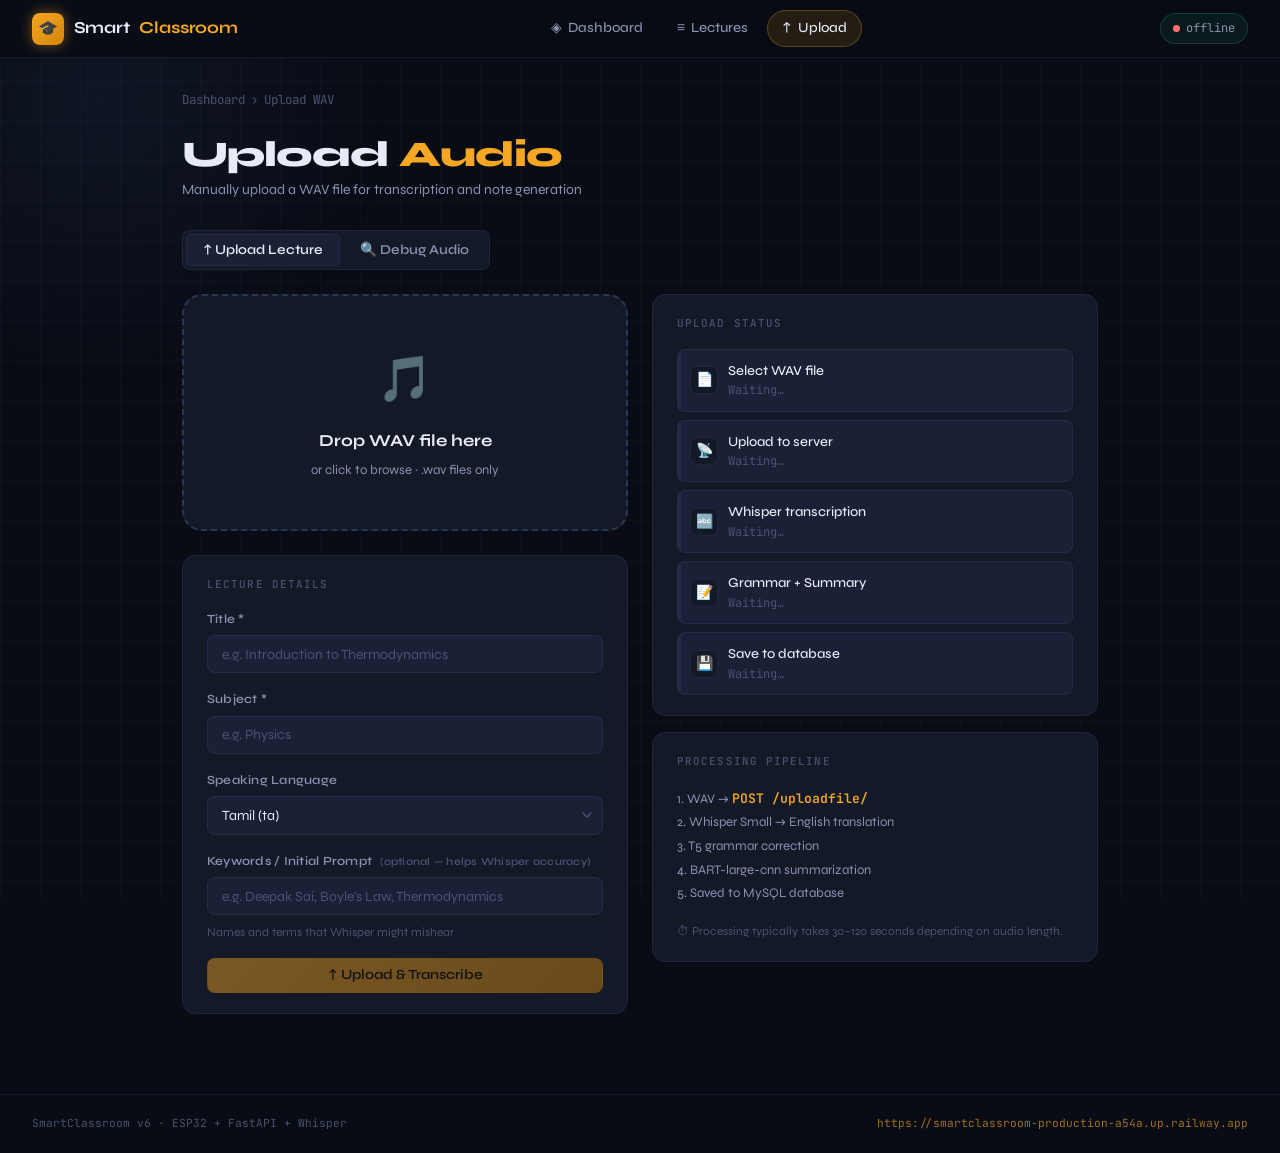
<file: frontend/Upload.html>
<!DOCTYPE html>
<html lang="en">
<head>
  <meta charset="UTF-8" />
  <meta name="viewport" content="width=device-width, initial-scale=1.0" />
  <title>SmartClassroom — Upload WAV</title>
  <link rel="stylesheet" href="Style.css">
  <link rel="stylesheet" href="upload.css">
</head>
<body>

<!-- ── NAVBAR ─────────────────────────────────────────── -->
<nav class="navbar">
  <a href="index.html" class="nav-brand">
    <div class="brand-icon">🎓</div>
    Smart<span>Classroom</span>
  </a>
  <button class="nav-hamburger" id="nav-hamburger" aria-label="Menu" aria-expanded="false">
    <span></span><span></span><span></span>
  </button>
  <ul class="nav-links" id="nav-links">
    <li><a href="index.html">◈ <span>Dashboard</span></a></li>
    <li><a href="lectures.html">≡ <span>Lectures</span></a></li>
    <li><a href="Upload.html" class="active">↑ <span>Upload</span></a></li>
  </ul>
  <div class="nav-status">
    <span class="status-dot" id="status-dot"></span>
    <span id="server-status">Checking...</span>
  </div>
</nav>

<!-- ── PAGE ───────────────────────────────────────────── -->
<main class="page-sm">

  <div class="breadcrumb fade-in">
    <a href="index.html">Dashboard</a>
    <span class="sep">›</span>
    <span>Upload WAV</span>
  </div>

  <div class="page-header fade-in">
    <div class="page-header-left">
      <h1>Upload <em>Audio</em></h1>
      <p>Manually upload a WAV file for transcription and note generation</p>
    </div>
  </div>

  <!-- ── TABS ──────────────────────────────────────────── -->
  <div class="tabs fade-in">
    <button class="tab-btn active" data-tab="upload">↑ Upload Lecture</button>
    <button class="tab-btn" data-tab="debug">🔍 Debug Audio</button>
  </div>

  <!-- ══════════════════════════════════════════════════
       UPLOAD TAB
  ══════════════════════════════════════════════════ -->
  <div id="tab-upload">
    <div style="display:grid;grid-template-columns:1fr 1fr;gap:1.5rem;align-items:start">

      <!-- LEFT: Form -->
      <div class="fade-in">

        <!-- Drop zone -->
        <div class="upload-zone mb-3" id="drop-zone">
          <input type="file" id="file-input" accept=".wav,audio/wav,audio/wave,audio/x-wav" />
          <div class="upload-icon">🎵</div>
          <h3>Drop WAV file here</h3>
          <p>or click to browse · .wav files only</p>
          <div id="file-chosen" style="margin-top:0.75rem;display:none">
            <span class="badge badge-green" id="file-name-badge"></span>
          </div>
        </div>

        <!-- Metadata form -->
        <div class="card">
          <p class="section-label">Lecture Details</p>

          <div class="form-group">
            <label class="form-label">Title *</label>
            <input type="text" class="form-input" id="up-title"
              placeholder="e.g. Introduction to Thermodynamics" />
          </div>

          <div class="form-group">
            <label class="form-label">Subject *</label>
            <input type="text" class="form-input" id="up-subject"
              placeholder="e.g. Physics" />
          </div>

          <div class="form-group">
            <label class="form-label">Speaking Language</label>
            <select class="form-select" id="up-language">
              <option value="ta">Tamil (ta)</option>
              <option value="hi">Hindi (hi)</option>
              <option value="te">Telugu (te)</option>
              <option value="kn">Kannada (kn)</option>
              <option value="ml">Malayalam (ml)</option>
              <option value="en">English (en)</option>
            </select>
          </div>

          <div class="form-group">
            <label class="form-label">
              Keywords / Initial Prompt
              <span style="font-size:0.68rem;color:var(--text-3);margin-left:4px">
                (optional — helps Whisper accuracy)
              </span>
            </label>
            <input type="text" class="form-input" id="up-prompt"
              placeholder="e.g. Deepak Sai, Boyle's Law, Thermodynamics" />
            <p class="text-xs text-muted mt-1">Names and terms that Whisper might mishear</p>
          </div>

          <button class="btn btn-primary" id="btn-upload"
            style="width:100%;justify-content:center" disabled>
            ↑ Upload &amp; Transcribe
          </button>
        </div>
      </div>

      <!-- RIGHT: Status + pipeline -->
      <div class="stagger">

        <!-- Stage tracker -->
        <div class="card mb-2" id="status-card">
          <p class="section-label">Upload Status</p>

          <div class="upload-stages" id="stage-list">
            <div class="stage-item" id="stage-file">
              <span class="stage-icon">📄</span>
              <div>
                <div style="font-weight:500;font-size:0.85rem">Select WAV file</div>
                <div id="stage-file-sub" class="text-mono text-xs text-muted">Waiting…</div>
              </div>
            </div>
            <div class="stage-item" id="stage-upload">
              <span class="stage-icon">📡</span>
              <div>
                <div style="font-weight:500;font-size:0.85rem">Upload to server</div>
                <div id="stage-upload-sub" class="text-mono text-xs text-muted">Waiting…</div>
              </div>
            </div>
            <div class="stage-item" id="stage-whisper">
              <span class="stage-icon">🔤</span>
              <div>
                <div style="font-weight:500;font-size:0.85rem">Whisper transcription</div>
                <div id="stage-whisper-sub" class="text-mono text-xs text-muted">Waiting…</div>
              </div>
            </div>
            <div class="stage-item" id="stage-nlp">
              <span class="stage-icon">📝</span>
              <div>
                <div style="font-weight:500;font-size:0.85rem">Grammar + Summary</div>
                <div id="stage-nlp-sub" class="text-mono text-xs text-muted">Waiting…</div>
              </div>
            </div>
            <div class="stage-item" id="stage-save">
              <span class="stage-icon">💾</span>
              <div>
                <div style="font-weight:500;font-size:0.85rem">Save to database</div>
                <div id="stage-save-sub" class="text-mono text-xs text-muted">Waiting…</div>
              </div>
            </div>
          </div>

          <!-- Progress bar -->
          <div id="progress-wrap" class="hidden mt-2">
            <div style="display:flex;justify-content:space-between;
                        font-size:0.72rem;color:var(--text-3);
                        font-family:var(--font-mono);margin-bottom:4px">
              <span id="progress-label">Uploading…</span>
              <span id="progress-pct">0%</span>
            </div>
            <div class="progress-wrap">
              <div class="progress-bar" id="progress-bar" style="width:0%"></div>
            </div>
          </div>
        </div>

        <!-- Result card -->
        <div class="card hidden" id="result-card">
          <p class="section-label" style="color:var(--green)">✓ Lecture Saved!</p>
          <div id="result-info"
            style="font-size:0.875rem;display:flex;flex-direction:column;gap:8px">
          </div>
          <div style="margin-top:1rem;display:flex;gap:8px">
            <a href="#" class="btn btn-primary btn-sm" id="result-view">View Lecture →</a>
            <button class="btn btn-ghost btn-sm" id="result-another">Upload Another</button>
          </div>
        </div>

        <!-- Pipeline info -->
        <div class="card">
          <p class="section-label">Processing Pipeline</p>
          <div style="font-size:0.82rem;color:var(--text-2);line-height:1.8">
            <p>1. WAV → <span class="text-accent">POST /uploadfile/</span></p>
            <p>2. Whisper Small → English translation</p>
            <p>3. T5 grammar correction</p>
            <p>4. BART-large-cnn summarization</p>
            <p>5. Saved to MySQL database</p>
          </div>
          <p class="text-xs text-muted mt-2">
            ⏱ Processing typically takes 30–120 seconds depending on audio length.
          </p>
        </div>

      </div>
    </div>
  </div>

  <!-- ══════════════════════════════════════════════════
       DEBUG TAB
  ══════════════════════════════════════════════════ -->
  <div id="tab-debug" class="hidden">
    <div style="display:grid;grid-template-columns:1fr 1fr;gap:1.5rem;align-items:start">

      <!-- Left: form -->
      <div class="fade-in">
        <div class="upload-zone mb-3" id="debug-drop-zone">
          <input type="file" id="debug-file-input" accept=".pcm,.wav,audio/*" />
          <div class="upload-icon">🔍</div>
          <h3>Drop PCM or WAV file</h3>
          <p>Check audio amplitude &amp; transcript quality</p>
          <div id="debug-file-chosen" style="margin-top:0.75rem;display:none">
            <span class="badge badge-blue" id="debug-file-badge"></span>
          </div>
        </div>

        <div class="card">
          <p class="section-label">Debug Options</p>

          <div class="form-group">
            <label class="form-label">Language</label>
            <select class="form-select" id="debug-language">
              <option value="ta">Tamil</option>
              <option value="hi">Hindi</option>
              <option value="te">Telugu</option>
              <option value="kn">Kannada</option>
              <option value="ml">Malayalam</option>
              <option value="en">English</option>
            </select>
          </div>

          <div class="form-group">
            <label class="form-label">Initial Prompt</label>
            <input type="text" class="form-input" id="debug-prompt"
              placeholder="Optional keywords" />
          </div>

          <div style="display:grid;grid-template-columns:1fr 1fr 1fr;gap:8px" class="mb-2">
            <div>
              <label class="form-label">Sample Rate</label>
              <input type="number" class="form-input" id="debug-samplerate" value="16000" />
            </div>
            <div>
              <label class="form-label">Channels</label>
              <input type="number" class="form-input" id="debug-channels" value="1" />
            </div>
            <div>
              <label class="form-label">Bit Depth</label>
              <input type="number" class="form-input" id="debug-bits" value="16" />
            </div>
          </div>

          <button class="btn btn-primary" id="btn-debug"
            style="width:100%;justify-content:center" disabled>
            🔍 Analyse Audio
          </button>
        </div>
      </div>

      <!-- Right: results -->
      <div class="fade-in">
        <div class="card" id="debug-result-card">
          <p class="section-label">Analysis Results</p>
          <div id="debug-result-body">
            <div class="empty-state" style="padding:2rem 0">
              <div class="empty-icon" style="font-size:2rem">🔍</div>
              <p>Upload a file and click Analyse</p>
            </div>
          </div>
        </div>
      </div>

    </div>
  </div>

</main>

<footer class="footer">
  <span class="footer-text">SmartClassroom v6 · ESP32 + FastAPI + Whisper</span>
  <span class="footer-text"><em id="footer-url">localhost:8000</em></span>
</footer>

<div class="toast-container" id="toast-container"></div>

<!-- ✅ ONE script tag — module pointing to js/upload.js -->
<script type="module" src="upload.js"></script>

</body>
</html>
</file>
<file: frontend/index.css>
/* ═══════════════════════════════════════════════
   index.css — Dashboard page only
   Style.css handles all base styles and vars.
═══════════════════════════════════════════════ */

/* ── Main grid ───────────────────────────────── */
#main-grid {
  display: grid;
  grid-template-columns: 1fr 340px;
  gap: 1.5rem;
  align-items: start;
  animation: fadeUp 0.5s 0.3s ease both;
}

#recent-list {
  display: flex;
  flex-direction: column;
  gap: 10px;
}

#recent-list .empty-state { padding: 3rem 1rem; }

/* ── Endpoint rows ───────────────────────────── */
.endpoint-row {
  display: flex;
  align-items: center;
  gap: 8px;
  padding: 5px 0;
  border-bottom: 1px solid var(--border);
}
.endpoint-row:last-child { border-bottom: none; }

/* ── Pipeline stages ─────────────────────────── */
.pipeline-stages {
  display: flex;
  flex-direction: column;
  gap: 8px;
}

/* ── Stat card hover glow ────────────────────── */
.stat-card {
  overflow: hidden;
}

.stat-card::before {
  content: '';
  position: absolute; inset: 0;
  background: linear-gradient(135deg, rgba(245,166,35,0.05), transparent 60%);
  opacity: 0;
  transition: opacity var(--transition);
  border-radius: var(--radius);
  pointer-events: none;
}

.stat-card:hover::before { opacity: 1; }
.stat-card:hover .stat-value { color: var(--amber); }

/* Staggered animation */
.stats-grid .stat-card { animation: fadeUp 0.5s ease both; }
.stats-grid .stat-card:nth-child(1) { animation-delay:.07s; }
.stats-grid .stat-card:nth-child(2) { animation-delay:.14s; }
.stats-grid .stat-card:nth-child(3) { animation-delay:.21s; }
.stats-grid .stat-card:nth-child(4) { animation-delay:.28s; }

/* ── Swagger link ────────────────────────────── */
.swagger-link {
  margin-top: 1rem;
  padding-top: 1rem;
  border-top: 1px solid var(--border);
}
.swagger-link .btn { width: 100%; }

/* ── Right column sticky ─────────────────────── */
.dashboard-right {
  display: flex;
  flex-direction: column;
  gap: 1rem;
  position: sticky;
  top: 72px;
}

/* ══════════════════════════════════════════════
   RESPONSIVE — DASHBOARD SPECIFIC
══════════════════════════════════════════════ */

@media (max-width: 900px) {
  #main-grid { grid-template-columns: 1fr; }

  .dashboard-right {
    position: static;
    flex-direction: row;
    overflow-x: auto;
    -webkit-overflow-scrolling: touch;
    scrollbar-width: none;
    padding-bottom: 0.5rem;
    gap: 0.875rem;
  }
  .dashboard-right::-webkit-scrollbar { display: none; }
  .dashboard-right .card { min-width: 280px; flex-shrink: 0; }
}

@media (max-width: 540px) {
  .dashboard-right {
    flex-direction: column;
    overflow-x: visible;
    padding-bottom: 0;
  }
  .dashboard-right .card { min-width: unset; flex-shrink: unset; }
  .lecture-card:hover { transform: none; }
  .stat-card:hover { transform: none; box-shadow: none; }
}
</file>
<file: frontend/Style.css>
/* ═══════════════════════════════════════════════════════════
   Style.css — SmartClassroom  |  Complete shared stylesheet
   Link on ALL pages. Contains: variables, base, nav, cards,
   buttons, forms, modals, tables, toasts, responsive.
═══════════════════════════════════════════════════════════ */

@import url('https://fonts.googleapis.com/css2?family=Syne:wght@400;500;600;700;800&family=JetBrains+Mono:wght@400;500&display=swap');

/* ══════════════════════════════════════════════════════════
   TOKENS
══════════════════════════════════════════════════════════ */
:root {
  --bg:          #090c14;
  --bg-1:        #0f1422;
  --bg-2:        #141928;
  --bg-3:        #1a2035;
  --border:      rgba(99,120,200,0.13);
  --border-hi:   rgba(99,120,200,0.28);
  --text:        #e8eaf6;
  --text-1:      #e8eaf6;
  --text-2:      #8892b0;
  --text-3:      #4a5270;
  --accent:      #6c8dff;
  --accent-2:    #a78bfa;
  --accent-dim:  rgba(108,141,255,0.35);
  --accent-glow: rgba(108,141,255,0.06);
  --amber:       #f5a623;
  --amber-dim:   rgba(245,166,35,0.25);
  --amber-glow:  rgba(245,166,35,0.07);
  --green:       #34d399;
  --green-dim:   rgba(52,211,153,0.05);
  --red:         #f87171;
  --red-dim:     rgba(248,113,113,0.05);
  --blue:        #60a5fa;
  --gray:        #6b7280;
  --font-main:   'Syne', sans-serif;
  --font-mono:   'JetBrains Mono', monospace;
  --transition:  0.22s cubic-bezier(.4,0,.2,1);
  --radius:      14px;
  --radius-sm:   8px;
  --radius-lg:   20px;
}

/* ══════════════════════════════════════════════════════════
   RESET
══════════════════════════════════════════════════════════ */
*, *::before, *::after {
  box-sizing: border-box;
  margin: 0;
  padding: 0;
}

html { scroll-behavior: smooth; -webkit-text-size-adjust: 100%; }

body {
  font-family: var(--font-main);
  background: var(--bg);
  color: var(--text-1);
  min-height: 100dvh;
  line-height: 1.6;
  -webkit-font-smoothing: antialiased;
  overflow-x: hidden;
}

a { color: inherit; text-decoration: none; }
button { font-family: inherit; cursor: pointer; }
input, select, textarea { font-family: inherit; }
ul, ol { list-style: none; }
img { display: block; max-width: 100%; }

/* ── Background grid ──────────────────────────── */
body::before {
  content: '';
  position: fixed; inset: 0;
  background-image:
    linear-gradient(rgba(108,141,255,0.04) 1px, transparent 1px),
    linear-gradient(90deg, rgba(108,141,255,0.04) 1px, transparent 1px);
  background-size: 40px 40px;
  pointer-events: none;
  z-index: 0;
}

/* ── Ambient orb ──────────────────────────────── */
body::after {
  content: '';
  position: fixed; top: -200px; left: -200px;
  width: 600px; height: 600px;
  background: radial-gradient(circle, rgba(108,141,255,0.07) 0%, transparent 70%);
  pointer-events: none;
  animation: driftOrb 18s ease-in-out infinite alternate;
  z-index: 0;
}

@keyframes driftOrb {
  from { transform: translate(0,0) scale(1); }
  to   { transform: translate(300px,200px) scale(1.3); }
}

/* ══════════════════════════════════════════════════════════
   NAVBAR
══════════════════════════════════════════════════════════ */
.navbar {
  position: sticky;
  top: 0;
  z-index: 200;
  display: flex;
  align-items: center;
  gap: 1rem;
  padding: 0 2rem;
  height: 58px;
  backdrop-filter: blur(22px) saturate(1.5);
  background: rgba(9,12,20,0.88);
  border-bottom: 1px solid var(--border);
}

.nav-brand {
  display: flex;
  align-items: center;
  gap: 0.6rem;
  font-size: 1.05rem;
  font-weight: 700;
  color: var(--text-1);
  text-decoration: none;
  flex-shrink: 0;
  letter-spacing: -0.01em;
}

.nav-brand span { color: var(--amber); }

.brand-icon {
  width: 32px; height: 32px;
  background: linear-gradient(135deg, var(--amber), #d4860a);
  border-radius: 8px;
  display: grid;
  place-items: center;
  font-size: 1rem;
  box-shadow: 0 0 14px rgba(245,166,35,0.45);
  flex-shrink: 0;
}

/* ── Desktop nav links ── */
.nav-links {
  display: flex;
  align-items: center;
  list-style: none;
  gap: 0.25rem;
  margin: 0 auto;
}

.nav-links li a {
  display: flex;
  align-items: center;
  gap: 6px;
  padding: 0.38rem 0.875rem;
  border-radius: 99px;
  font-size: 0.875rem;
  font-weight: 500;
  color: var(--text-2);
  transition: all var(--transition);
  white-space: nowrap;
  border: 1px solid transparent;
}

.nav-links li a:hover {
  color: var(--text-1);
  background: rgba(108,141,255,0.08);
  border-color: var(--border);
}

.nav-links li a.active {
  color: var(--text-1);
  background: rgba(245,166,35,0.12);
  border-color: rgba(245,166,35,0.28);
}

/* ── Status pill ── */
.nav-status {
  display: flex;
  align-items: center;
  gap: 6px;
  font-size: 0.75rem;
  color: var(--text-2);
  font-family: var(--font-mono);
  background: rgba(52,211,153,0.07);
  border: 1px solid rgba(52,211,153,0.2);
  padding: 0.3rem 0.75rem;
  border-radius: 99px;
  flex-shrink: 0;
  white-space: nowrap;
}

.status-dot {
  width: 7px; height: 7px;
  background: var(--green);
  border-radius: 50%;
  flex-shrink: 0;
  animation: dotPulse 2.5s ease-in-out infinite;
}

@keyframes dotPulse {
  0%,100% { opacity:1; box-shadow: 0 0 6px var(--green); }
  50%      { opacity:.6; box-shadow: 0 0 14px var(--green); }
}

/* ── Hamburger (desktop: hidden) ── */
.nav-hamburger {
  display: none;
  flex-direction: column;
  justify-content: center;
  align-items: center;
  gap: 5px;
  width: 36px; height: 36px;
  background: transparent;
  border: 1px solid var(--border);
  border-radius: var(--radius-sm);
  padding: 7px;
  margin-left: auto;
  transition: var(--transition);
  flex-shrink: 0;
  cursor: pointer;
}

.nav-hamburger span {
  display: block;
  width: 18px; height: 2px;
  background: var(--text-1);
  border-radius: 2px;
  transition: transform 0.25s ease, opacity 0.2s ease;
  transform-origin: center;
}

.nav-hamburger:hover {
  border-color: var(--amber-dim);
  background: var(--amber-glow);
}

.nav-hamburger.open span:nth-child(1) { transform: translateY(7px) rotate(45deg); }
.nav-hamburger.open span:nth-child(2) { opacity: 0; transform: scaleX(0); }
.nav-hamburger.open span:nth-child(3) { transform: translateY(-7px) rotate(-45deg); }

/* ══════════════════════════════════════════════════════════
   PAGE LAYOUTS
══════════════════════════════════════════════════════════ */
.page {
  position: relative;
  z-index: 1;
  max-width: 1340px;
  margin: 0 auto;
  padding: 2rem 2rem 3rem;
}

.page-sm {
  position: relative;
  z-index: 1;
  max-width: 980px;
  margin: 0 auto;
  padding: 2rem 2rem 3rem;
}

/* ── Page header ── */
.page-header {
  display: flex;
  align-items: flex-start;
  justify-content: space-between;
  gap: 1rem;
  margin-bottom: 1.75rem;
}

.page-header-left { flex: 1; }

.page-header h1 {
  font-size: 2.25rem;
  font-weight: 800;
  line-height: 1.15;
  letter-spacing: -0.025em;
  color: var(--text-1);
  margin-bottom: 0.25rem;
}

.page-header h1 em {
  color: var(--amber);
  font-style: normal;
}

.page-header p {
  color: var(--text-2);
  font-size: 0.875rem;
}

/* ═══ Section label ════ */
.section-label {
  font-family: var(--font-mono);
  font-size: 0.68rem;
  font-weight: 500;
  letter-spacing: 0.1em;
  text-transform: uppercase;
  color: var(--text-3);
  margin-bottom: 1rem;
}

/* ══════════════════════════════════════════════════════════
   STAT CARDS
══════════════════════════════════════════════════════════ */
.stats-grid {
  display: grid;
  grid-template-columns: repeat(4,1fr);
  gap: 1rem;
  margin-bottom: 2rem;
}

.stat-card {
  background: var(--bg-2);
  border: 1px solid var(--border);
  border-radius: var(--radius);
  padding: 1.25rem 1.5rem;
  cursor: default;
  transition: transform var(--transition), box-shadow var(--transition), border-color var(--transition);
  position: relative;
  overflow: hidden;
}

.stat-card:hover {
  transform: translateY(-2px);
  border-color: var(--border-hi);
  box-shadow: 0 8px 30px rgba(0,0,0,0.25);
}

.stat-label {
  font-family: var(--font-mono);
  font-size: 0.68rem;
  letter-spacing: 0.1em;
  text-transform: uppercase;
  color: var(--text-3);
  margin-bottom: 0.5rem;
}

.stat-value {
  font-size: 2.5rem;
  font-weight: 800;
  line-height: 1;
  color: var(--text-1);
  margin-bottom: 0.375rem;
  letter-spacing: -0.025em;
}

.stat-sub {
  font-family: var(--font-mono);
  font-size: 0.68rem;
  color: var(--text-3);
}

/* ══════════════════════════════════════════════════════════
   CARD
══════════════════════════════════════════════════════════ */
.card {
  background: var(--bg-2);
  border: 1px solid var(--border);
  border-radius: var(--radius);
  padding: 1.25rem 1.5rem;
  position: relative;
}

/* ══════════════════════════════════════════════════════════
   BUTTONS
══════════════════════════════════════════════════════════ */
.btn {
  display: inline-flex;
  align-items: center;
  justify-content: center;
  gap: 6px;
  padding: 0.5rem 1.1rem;
  border-radius: var(--radius-sm);
  font-family: var(--font-main);
  font-size: 0.875rem;
  font-weight: 600;
  cursor: pointer;
  border: 1px solid transparent;
  text-decoration: none;
  transition: all var(--transition);
  white-space: nowrap;
  line-height: 1.2;
}

.btn-primary {
  background: linear-gradient(135deg, var(--amber), #d4860a);
  color: #0c0a04;
  border-color: transparent;
  box-shadow: 0 4px 18px rgba(245,166,35,0.4);
}
.btn-primary:hover {
  transform: translateY(-1px);
  box-shadow: 0 6px 26px rgba(245,166,35,0.55);
}

.btn-secondary {
  background: var(--bg-3);
  color: var(--text-1);
  border-color: var(--border);
}
.btn-secondary:hover {
  border-color: var(--border-hi);
  background: rgba(99,120,200,0.08);
}

.btn-ghost {
  background: transparent;
  color: var(--text-2);
}
.btn-ghost:hover {
  color: var(--text-1);
  background: rgba(99,120,200,0.06);
  border-color: var(--border);
}

.btn-danger {
  background: rgba(248,113,113,0.1);
  color: var(--red);
  border-color: rgba(248,113,113,0.25);
}
.btn-danger:hover {
  background: rgba(248,113,113,0.18);
  border-color: rgba(248,113,113,0.45);
}

.btn-sm {
  padding: 0.33rem 0.75rem;
  font-size: 0.8rem;
  border-radius: 6px;
}

.btn:disabled {
  opacity: 0.45;
  cursor: not-allowed;
  transform: none !important;
  box-shadow: none !important;
}

/* ══════════════════════════════════════════════════════════
   BADGES
══════════════════════════════════════════════════════════ */
.badge {
  display: inline-flex;
  align-items: center;
  padding: 0.18rem 0.5rem;
  border-radius: 5px;
  font-family: var(--font-mono);
  font-size: 0.68rem;
  font-weight: 500;
  letter-spacing: 0.03em;
  border: 1px solid transparent;
}

.badge-green { background: rgba(52,211,153,0.12);  border-color: rgba(52,211,153,0.25);  color: var(--green); }
.badge-blue  { background: rgba(96,165,250,0.12);   border-color: rgba(96,165,250,0.25);   color: var(--blue); }
.badge-amber { background: rgba(245,166,35,0.12);   border-color: rgba(245,166,35,0.25);   color: var(--amber); }
.badge-gray  { background: rgba(107,114,128,0.12);  border-color: rgba(107,114,128,0.22);  color: #9ca3af; }

/* ══════════════════════════════════════════════════════════
   LECTURE CARDS
══════════════════════════════════════════════════════════ */
.lecture-card {
  display: flex;
  align-items: center;
  background: var(--bg-2);
  border: 1px solid var(--border);
  border-radius: var(--radius);
  cursor: pointer;
  transition: all var(--transition);
  overflow: hidden;
  position: relative;
}

.lecture-card::after {
  content: '';
  position: absolute;
  left: 0; top: 0; bottom: 0;
  width: 3px;
  background: linear-gradient(180deg, var(--amber), #d4860a);
  border-radius: 3px 0 0 3px;
  opacity: 0;
  transform: scaleY(0.4);
  transition: all var(--transition);
}

.lecture-card:hover {
  border-color: var(--border-hi);
  transform: translateX(4px);
  box-shadow: -4px 0 20px rgba(245,166,35,0.07), 0 4px 18px rgba(0,0,0,0.2);
}

.lecture-card:hover::after {
  opacity: 1;
  transform: scaleY(1);
}

.lecture-card-body {
  flex: 1;
  padding: 0.875rem 1.25rem;
  min-width: 0;
}

.lecture-card-title {
  font-size: 0.95rem;
  font-weight: 700;
  color: var(--text-1);
  margin-bottom: 0.35rem;
  white-space: nowrap;
  overflow: hidden;
  text-overflow: ellipsis;
}

.lecture-card-meta {
  display: flex;
  align-items: center;
  gap: 8px;
  flex-wrap: wrap;
  margin-bottom: 0.375rem;
}

.lecture-card-excerpt {
  font-size: 0.82rem;
  color: var(--text-2);
  line-height: 1.5;
  overflow: hidden;
  display: -webkit-box;
  -webkit-line-clamp: 2;
  -webkit-box-orient: vertical;
}

.lecture-card-actions {
  padding: 0 0.875rem;
  flex-shrink: 0;
  display: flex;
  align-items: center;
  gap: 6px;
}

/* ══════════════════════════════════════════════════════════
   STAGE ITEMS
══════════════════════════════════════════════════════════ */
.stage-item {
  display: flex;
  align-items: center;
  gap: 10px;
  padding: 10px 12px;
  border-radius: var(--radius-sm);
  background: var(--bg-3);
  border: 1px solid var(--border);
  font-size: 0.82rem;
  transition: var(--transition);
  position: relative;
  overflow: hidden;
}

.stage-item::before {
  content: '';
  position: absolute;
  left: 0; top: 0; bottom: 0;
  width: 3px;
  border-radius: 3px 0 0 3px;
  background: var(--border);
  transition: background var(--transition);
}

.stage-item.done {
  border-color: rgba(52,211,153,0.2);
  background: var(--green-dim);
}
.stage-item.done::before {
  background: var(--green);
  box-shadow: 0 0 8px var(--green);
}

.stage-item.active {
  border-color: var(--accent-dim);
  background: var(--accent-glow);
}
.stage-item.active::before {
  background: var(--accent);
  box-shadow: 0 0 8px var(--accent);
  animation: stagePulse 1.2s ease-in-out infinite;
}

.stage-item.error {
  border-color: rgba(248,113,113,0.25);
  background: var(--red-dim);
}
.stage-item.error::before { background: var(--red); }

@keyframes stagePulse {
  0%,100% { opacity:1; }
  50%      { opacity: 0.3; }
}

.stage-icon {
  width: 28px; height: 28px;
  background: var(--bg-2);
  border: 1px solid var(--border);
  border-radius: 7px;
  display: grid;
  place-items: center;
  font-size: 0.875rem;
  flex-shrink: 0;
}

/* ══════════════════════════════════════════════════════════
   FORMS
══════════════════════════════════════════════════════════ */
.form-group { margin-bottom: 1rem; }

.form-label {
  display: block;
  font-size: 0.78rem;
  font-weight: 600;
  color: var(--text-2);
  margin-bottom: 0.4rem;
  letter-spacing: 0.02em;
}

.form-input,
.form-select,
.form-textarea {
  width: 100%;
  background: var(--bg-3);
  border: 1px solid var(--border);
  border-radius: var(--radius-sm);
  padding: 0.6rem 0.875rem;
  font-size: 0.875rem;
  color: var(--text-1);
  transition: border-color var(--transition), box-shadow var(--transition);
  outline: none;
  -webkit-appearance: none;
  appearance: none;
}

.form-input:focus,
.form-select:focus,
.form-textarea:focus {
  border-color: rgba(245,166,35,0.45);
  box-shadow: 0 0 0 3px rgba(245,166,35,0.09);
}

.form-input::placeholder { color: var(--text-3); }

.form-textarea {
  resize: vertical;
  min-height: 100px;
  line-height: 1.6;
}

.form-select {
  cursor: pointer;
  background-image: url("data:image/svg+xml,%3Csvg xmlns='http://www.w3.org/2000/svg' width='10' height='6' viewBox='0 0 10 6'%3E%3Cpath d='M1 1l4 4 4-4' stroke='%234a5270' stroke-width='1.5' fill='none' stroke-linecap='round' stroke-linejoin='round'/%3E%3C/svg%3E");
  background-repeat: no-repeat;
  background-position: right 10px center;
  padding-right: 2rem;
}

.search-wrap {
  position: relative;
  display: flex;
  align-items: center;
}

.search-wrap .form-input { padding-left: 2.1rem; }

.search-icon {
  position: absolute;
  left: 0.65rem;
  color: var(--text-3);
  font-size: 1.05rem;
  pointer-events: none;
  z-index: 1;
  line-height: 1;
}

/* ══════════════════════════════════════════════════════════
   MODALS
══════════════════════════════════════════════════════════ */
.modal-backdrop {
  position: fixed;
  inset: 0;
  background: rgba(4,6,14,0.82);
  backdrop-filter: blur(6px);
  display: flex;
  align-items: center;
  justify-content: center;
  z-index: 500;
  padding: 1rem;
}

.modal {
  background: var(--bg-2);
  border: 1px solid var(--border-hi);
  border-radius: var(--radius);
  width: 100%;
  max-width: 440px;
  box-shadow: 0 24px 64px rgba(0,0,0,0.55);
  animation: modalIn 0.2s ease;
}

@keyframes modalIn {
  from { opacity:0; transform: scale(0.95) translateY(8px); }
  to   { opacity:1; transform: none; }
}

.modal-header {
  display: flex;
  align-items: center;
  justify-content: space-between;
  padding: 1rem 1.25rem;
  border-bottom: 1px solid var(--border);
}

.modal-title {
  font-size: 0.95rem;
  font-weight: 700;
  color: var(--text-1);
}

.modal-close {
  width: 28px; height: 28px;
  background: var(--bg-3);
  border: 1px solid var(--border);
  border-radius: 6px;
  color: var(--text-2);
  cursor: pointer;
  display: grid;
  place-items: center;
  font-size: 0.78rem;
  transition: var(--transition);
}

.modal-close:hover {
  border-color: var(--border-hi);
  color: var(--text-1);
}

.modal-body { padding: 1.25rem; }

.modal-footer {
  display: flex;
  align-items: center;
  justify-content: flex-end;
  gap: 8px;
  padding: 0.875rem 1.25rem;
  border-top: 1px solid var(--border);
}

/* ══════════════════════════════════════════════════════════
   TABLES
══════════════════════════════════════════════════════════ */
.table-wrap {
  background: var(--bg-2);
  border: 1px solid var(--border);
  border-radius: var(--radius);
  overflow: hidden;
}

table {
  width: 100%;
  border-collapse: collapse;
  font-size: 0.875rem;
}

thead {
  background: var(--bg-3);
  border-bottom: 1px solid var(--border);
}

th {
  padding: 0.7rem 1rem;
  text-align: left;
  font-family: var(--font-mono);
  font-size: 0.66rem;
  font-weight: 500;
  letter-spacing: 0.08em;
  text-transform: uppercase;
  color: var(--text-3);
  white-space: nowrap;
}

td {
  padding: 0.875rem 1rem;
  border-bottom: 1px solid var(--border);
  color: var(--text-2);
  vertical-align: middle;
}

tr:last-child td { border-bottom: none; }

tbody tr { transition: background var(--transition); }
tbody tr:hover { background: rgba(99,120,200,0.04); }

.td-title {
  color: var(--text-1);
  font-weight: 600;
}

/* ══════════════════════════════════════════════════════════
   TABS
══════════════════════════════════════════════════════════ */
.tabs {
  display: flex;
  align-items: center;
  gap: 3px;
  margin-bottom: 1.5rem;
  background: var(--bg-2);
  border: 1px solid var(--border);
  border-radius: var(--radius-sm);
  padding: 3px;
  width: fit-content;
  max-width: 100%;
}

.tab-btn {
  padding: 0.42rem 1rem;
  border-radius: 5px;
  font-family: var(--font-main);
  font-size: 0.85rem;
  font-weight: 600;
  color: var(--text-2);
  background: transparent;
  border: 1px solid transparent;
  cursor: pointer;
  transition: all var(--transition);
  white-space: nowrap;
}

.tab-btn:hover { color: var(--text-1); }

.tab-btn.active {
  background: var(--bg-3);
  border-color: var(--border);
  color: var(--text-1);
}

/* ══════════════════════════════════════════════════════════
   TEXT BLOCK (LECTURE DETAIL)
══════════════════════════════════════════════════════════ */
.text-block-label {
  font-family: var(--font-mono);
  font-size: 0.66rem;
  letter-spacing: 0.1em;
  text-transform: uppercase;
  color: var(--text-3);
  margin-bottom: 0.75rem;
}

.text-block {
  background: var(--bg-2);
  border: 1px solid var(--border);
  border-radius: var(--radius);
  padding: 1.25rem 1.5rem;
  font-size: 0.9rem;
  color: var(--text-2);
  line-height: 1.8;
  overflow-y: auto;
  white-space: pre-wrap;
  word-break: break-word;
}

/* ── Detail header ── */
.detail-header { margin-bottom: 1.5rem; }

.detail-title {
  font-size: 1.75rem;
  font-weight: 800;
  color: var(--text-1);
  line-height: 1.2;
  margin: 0.5rem 0 1rem;
  letter-spacing: -0.025em;
}

.detail-actions {
  display: flex;
  align-items: center;
  gap: 8px;
  flex-wrap: wrap;
}

/* ── Breadcrumb ── */
.breadcrumb {
  display: flex;
  align-items: center;
  gap: 6px;
  font-family: var(--font-mono);
  font-size: 0.78rem;
  color: var(--text-3);
  margin-bottom: 1.5rem;
  flex-wrap: wrap;
  row-gap: 4px;
}

.breadcrumb a { color: var(--text-3); transition: color var(--transition); }
.breadcrumb a:hover { color: var(--amber); }
.breadcrumb .sep { color: var(--text-3); }

/* ══════════════════════════════════════════════════════════
   LOADING / EMPTY / SPINNER
══════════════════════════════════════════════════════════ */
.loading-overlay {
  display: flex;
  align-items: center;
  justify-content: center;
  gap: 10px;
  color: var(--text-2);
  font-size: 0.875rem;
  padding: 2.5rem;
}

.spinner {
  width: 18px; height: 18px;
  border: 2px solid var(--border);
  border-top-color: var(--amber);
  border-radius: 50%;
  animation: spin 0.7s linear infinite;
  flex-shrink: 0;
}

.spinner-lg { width: 28px; height: 28px; border-width: 3px; }

@keyframes spin { to { transform: rotate(360deg); } }

.empty-state {
  text-align: center;
  padding: 3rem 1.5rem;
  color: var(--text-2);
}

.empty-icon {
  font-size: 2.5rem;
  margin-bottom: 0.875rem;
  display: block;
}

.empty-state h3 {
  font-size: 1rem;
  font-weight: 700;
  color: var(--text-1);
  margin-bottom: 0.4rem;
}

.empty-state p {
  font-size: 0.875rem;
  color: var(--text-2);
  max-width: 320px;
  margin: 0 auto;
  line-height: 1.6;
}

/* ══════════════════════════════════════════════════════════
   TOAST
══════════════════════════════════════════════════════════ */
.toast-container {
  position: fixed;
  bottom: 1.5rem;
  right: 1.5rem;
  display: flex;
  flex-direction: column;
  gap: 8px;
  z-index: 999;
  pointer-events: none;
}

.toast {
  display: flex;
  align-items: center;
  gap: 10px;
  padding: 0.65rem 1rem;
  border-radius: var(--radius-sm);
  font-size: 0.85rem;
  font-weight: 500;
  background: var(--bg-3);
  border: 1px solid var(--border-hi);
  color: var(--text-1);
  box-shadow: 0 8px 28px rgba(0,0,0,0.35);
  animation: toastIn 0.28s ease;
  pointer-events: all;
  max-width: 340px;
}

.toast-success { border-left: 3px solid var(--green); }
.toast-error   { border-left: 3px solid var(--red); }
.toast-info    { border-left: 3px solid var(--accent); }

.toast-out { animation: toastOut 0.28s ease forwards; }

@keyframes toastIn  { from { opacity:0; transform: translateY(8px) scale(0.95); } to { opacity:1; transform:none; } }
@keyframes toastOut { to   { opacity:0; transform: translateX(12px) scale(0.95); } }

/* ══════════════════════════════════════════════════════════
   FOOTER
══════════════════════════════════════════════════════════ */
.footer {
  position: relative;
  z-index: 1;
  display: flex;
  align-items: center;
  justify-content: space-between;
  padding: 1.25rem 2rem;
  border-top: 1px solid var(--border);
  margin-top: 2rem;
}

.footer-text {
  font-family: var(--font-mono);
  font-size: 0.7rem;
  color: var(--text-3);
}

.footer-text em {
  font-style: normal;
  color: var(--amber);
  opacity: 0.65;
}

/* ══════════════════════════════════════════════════════════
   ANIMATIONS
══════════════════════════════════════════════════════════ */
@keyframes fadeUp {
  from { opacity:0; transform: translateY(14px); }
  to   { opacity:1; transform: none; }
}

.fade-in { animation: fadeUp 0.45s ease both; }

.stagger > * { animation: fadeUp 0.4s ease both; }
.stagger > *:nth-child(1) { animation-delay:.05s; }
.stagger > *:nth-child(2) { animation-delay:.10s; }
.stagger > *:nth-child(3) { animation-delay:.15s; }
.stagger > *:nth-child(4) { animation-delay:.20s; }
.stagger > *:nth-child(5) { animation-delay:.25s; }
.stagger > *:nth-child(6) { animation-delay:.30s; }

/* ══════════════════════════════════════════════════════════
   UTILITIES
══════════════════════════════════════════════════════════ */
.hidden { display: none !important; }

.flex         { display: flex; }
.items-center { align-items: center; }
.gap-1        { gap: 0.5rem; }
.gap-2        { gap: 1rem; }
.ml-auto      { margin-left: auto; }
.mt-1         { margin-top: 0.5rem; }
.mt-2         { margin-top: 1rem; }
.mb-2         { margin-bottom: 1rem; }
.mb-3         { margin-bottom: 1.5rem; }

.text-mono  { font-family: var(--font-mono); }
.text-xs    { font-size: 0.75rem; }
.text-sm    { font-size: 0.875rem; }
.text-muted { color: var(--text-3); }

.active-view {
  background: var(--bg-3) !important;
  border-color: var(--border-hi) !important;
  color: var(--text-1) !important;
}

/* ══════════════════════════════════════════════════════════
   ██████  RESPONSIVE  ██████
══════════════════════════════════════════════════════════ */

/* ── Tablet ≤ 1024px ──────────────────────────── */
@media (max-width: 1024px) {
  .stats-grid {
    grid-template-columns: repeat(2,1fr);
  }
}

/* ── Tablet ≤ 900px ───────────────────────────── */
@media (max-width: 900px) {
  /* Nav: show hamburger */
  .nav-hamburger {
    display: flex;
  }

  /* Push status to the far right before hamburger hides it */
  .nav-status {
    font-size: 0.7rem;
    padding: 0.25rem 0.6rem;
  }

  /* Mobile nav drawer */
  .nav-links {
    display: none;
    position: absolute;
    top: 100%;
    left: 0; right: 0;
    flex-direction: column;
    gap: 0;
    background: rgba(9,12,20,0.98);
    backdrop-filter: blur(24px) saturate(1.5);
    border-top: 1px solid var(--border);
    border-bottom: 1px solid var(--border-hi);
    padding: 0.25rem 0;
    z-index: 150;
    box-shadow: 0 16px 36px rgba(0,0,0,0.45);
    animation: slideDown 0.2s ease;
  }

  @keyframes slideDown {
    from { opacity:0; transform: translateY(-8px); }
    to   { opacity:1; transform: none; }
  }

  .nav-links.open { display: flex; }

  .nav-links li {
    border-bottom: 1px solid var(--border);
  }
  .nav-links li:last-child { border-bottom: none; }

  .nav-links li a {
    display: flex;
    padding: 0.875rem 1.5rem;
    border-radius: 0;
    border: none;
    font-size: 0.95rem;
    width: 100%;
  }

  .nav-links li a.active {
    background: var(--amber-glow);
    border-radius: 0;
    border: none;
    border-left: 3px solid var(--amber);
  }

  /* Page padding */
  .page, .page-sm {
    padding: 1.25rem 1.25rem 2rem;
  }

  /* Page header stack */
  .page-header {
    flex-direction: column;
    align-items: stretch;
    gap: 0.875rem;
  }

  .page-header > a.btn,
  .page-header > .btn {
    width: 100%;
  }

  .page-header > .flex {
    flex-wrap: wrap;
    gap: 6px;
  }

  .page-header > .flex .btn {
    flex: 1;
    min-width: 80px;
  }

  /* Stats grid  */
  .stats-grid {
    grid-template-columns: 1fr 1fr;
    gap: 0.75rem;
  }

  /* Tabs scrollable */
  .tabs {
    overflow-x: auto;
    -webkit-overflow-scrolling: touch;
    scrollbar-width: none;
    width: 100%;
    max-width: 100%;
  }
  .tabs::-webkit-scrollbar { display: none; }
  .tab-btn { flex-shrink: 0; }

  /* Table scroll */
  .table-wrap {
    overflow-x: auto;
    -webkit-overflow-scrolling: touch;
  }
  table { min-width: 580px; }

  /* Modal bottom sheet */
  .modal-backdrop {
    align-items: flex-end;
    padding: 0;
  }
  .modal {
    max-width: 100% !important;
    border-radius: var(--radius) var(--radius) 0 0;
    max-height: 92dvh;
    overflow-y: auto;
  }

  /* Footer */
  .footer {
    flex-direction: column;
    align-items: center;
    text-align: center;
    gap: 0.3rem;
    padding: 1rem 1.25rem;
  }

  /* Lecture card actions */
  .lecture-card-actions {
    display: none; /* show only the card body; tapping whole card navigates */
  }

  /* Detail actions wrap */
  .detail-actions {
    gap: 6px;
  }
  .detail-actions .btn {
    flex: 1 1 calc(50% - 3px);
    min-width: 110px;
  }
  .detail-actions .ml-auto {
    margin-left: 0;
    flex: 1 1 100%;
  }

  /* Raw info */
  #raw-info {
    grid-template-columns: 90px 1fr !important;
    font-size: 0.82rem !important;
  }

  /* Card padding */
  .card { padding: 1rem 1.1rem; }
}

/* ── Mobile ≤ 600px ───────────────────────────── */
@media (max-width: 600px) {
  .page, .page-sm {
    padding: 1rem 1rem 2rem;
  }

  /* Navbar */
  .navbar { padding: 0 1rem; }

  /* Hide status text, keep dot only */
  .nav-status span:not(.status-dot) { display: none; }
  .nav-status { background: none; border: none; padding: 0; }

  /* Stats single column */
  .stats-grid {
    grid-template-columns: 1fr;
    gap: 0.625rem;
  }

  /* Smaller stat values */
  .stat-value { font-size: 2rem; }

  .page-header h1 { font-size: 1.65rem; }

  /* Detail title */
  .detail-title {
    font-size: 1.35rem !important;
    margin-bottom: 0.75rem;
  }

  /* Detail actions: full width */
  .detail-actions .btn {
    flex: 1 1 100%;
    justify-content: center;
  }

  /* Modal padding */
  .modal-body { padding: 1rem; }
  .modal-header, .modal-footer { padding: 0.875rem 1rem; }

  /* Lecture card title truncate less aggressively */
  .lecture-card-title { white-space: normal; -webkit-line-clamp: 2; }

  /* Toast full width */
  .toast-container {
    left: 0.75rem !important;
    right: 0.75rem !important;
    bottom: 0.875rem !important;
  }
  .toast { max-width: 100%; }

  /* Hide table summary col */
  table th:nth-child(5),
  table td:nth-child(5) { display: none; }

  /* Card */
  .card { padding: 0.875rem 1rem; }
}

/* ── Tiny ≤ 400px ─────────────────────────────── */
@media (max-width: 400px) {
  .page, .page-sm {
    padding: 0.875rem 0.875rem 1.5rem;
  }

  .page-header h1 { font-size: 1.4rem; }

  .nav-brand { font-size: 0.95rem; }
  .brand-icon { width: 28px; height: 28px; font-size: 0.85rem; border-radius: 7px; }

  .stat-card { padding: 0.875rem 1rem; }
  .stat-value { font-size: 1.75rem; }

  .tabs { gap: 2px; }
  .tab-btn { padding: 0.38rem 0.75rem; font-size: 0.8rem; }

  /* Endpoint rows */
  .endpoint-row .text-mono { font-size: 0.68rem; }
}
</file>
<file: frontend/upload.css>
/* ═══════════════════════════════════════════════
   upload.css — Upload page only
   Style.css handles base styles and responsive.
═══════════════════════════════════════════════ */

/* ── Drop zone ───────────────────────────────── */
.upload-zone {
  position: relative;
  border: 2px dashed rgba(99,120,200,0.3);
  border-radius: var(--radius-lg);
  padding: 3rem 2rem;
  text-align: center;
  cursor: pointer;
  transition: var(--transition);
  background: var(--bg-2);
  overflow: hidden;
}

.upload-zone input[type="file"] {
  position: absolute;
  inset: 0;
  width: 100%; height: 100%;
  opacity: 0;
  cursor: pointer;
  z-index: 2;
}

.upload-zone:hover,
.upload-zone.drag-over {
  border-color: rgba(245,166,35,0.5);
  background: rgba(245,166,35,0.04);
  box-shadow: 0 0 0 4px rgba(245,166,35,0.06);
}

.upload-zone.drag-over .upload-icon { transform: scale(1.2) rotate(-5deg); }

.upload-zone.has-file {
  border-color: rgba(52,211,153,0.45);
  background: var(--green-dim);
}

.upload-icon {
  font-size: 2.8rem;
  margin-bottom: 0.75rem;
  display: block;
  transition: transform var(--transition);
}

.upload-zone h3 {
  font-size: 1.05rem;
  font-weight: 700;
  margin-bottom: 0.3rem;
  color: var(--text-1);
}

.upload-zone p {
  font-size: 0.82rem;
  color: var(--text-2);
}

/* ── Upload stages ───────────────────────────── */
.upload-stages {
  display: flex;
  flex-direction: column;
  gap: 8px;
}

/* ── Progress bar ────────────────────────────── */
.progress-wrap {
  background: var(--bg-3);
  border-radius: 99px;
  height: 5px;
  overflow: hidden;
}

.progress-bar {
  height: 100%;
  background: linear-gradient(90deg, var(--amber), #f0b84a);
  border-radius: 99px;
  transition: width 0.35s ease;
  box-shadow: 0 0 10px rgba(245,166,35,0.4);
}

@keyframes pulse-bar {
  0%,100% { opacity:1; }
  50%      { opacity: 0.3; }
}

/* ── Result card ─────────────────────────────── */
#result-card {
  border-color: rgba(52,211,153,0.3);
  background: linear-gradient(135deg, var(--bg-2), rgba(52,211,153,0.04));
}

/* ── Pipeline accent text ────────────────────── */
.text-accent {
  color: var(--amber);
  font-weight: 600;
  font-family: var(--font-mono);
}

/* ══════════════════════════════════════════════
   RESPONSIVE — UPLOAD SPECIFIC
══════════════════════════════════════════════ */

@media (max-width: 900px) {
  /* Stack the two-col grids */
  #tab-upload > div,
  #tab-debug > div {
    grid-template-columns: 1fr !important;
  }

  .upload-zone { padding: 2rem 1.5rem; }
  .upload-icon { font-size: 2.4rem; }
}

@media (max-width: 600px) {
  .upload-zone { padding: 1.75rem 1rem; }
  .upload-icon { font-size: 2rem; margin-bottom: 0.5rem; }
  .upload-zone h3 { font-size: 0.95rem; }

  /* Debug fields 3-col → 1-col */
  #tab-debug .card div[style*="1fr 1fr 1fr"] {
    grid-template-columns: 1fr !important;
  }

  /* Stage items compact */
  .stage-item { padding: 8px 10px; gap: 8px; font-size: 0.8rem; }
  .stage-icon { width: 24px; height: 24px; font-size: 0.8rem; }

  /* Result card actions stack */
  #result-card > div:last-of-type {
    flex-direction: column;
  }
  #result-card .btn { width: 100%; }

  /* Progress label truncate */
  #progress-label {
    white-space: nowrap;
    overflow: hidden;
    text-overflow: ellipsis;
    max-width: 60%;
  }
}

@media (max-width: 400px) {
  .upload-zone { padding: 1.25rem 0.875rem; }
  .upload-icon { font-size: 1.75rem; }
}
</file>
